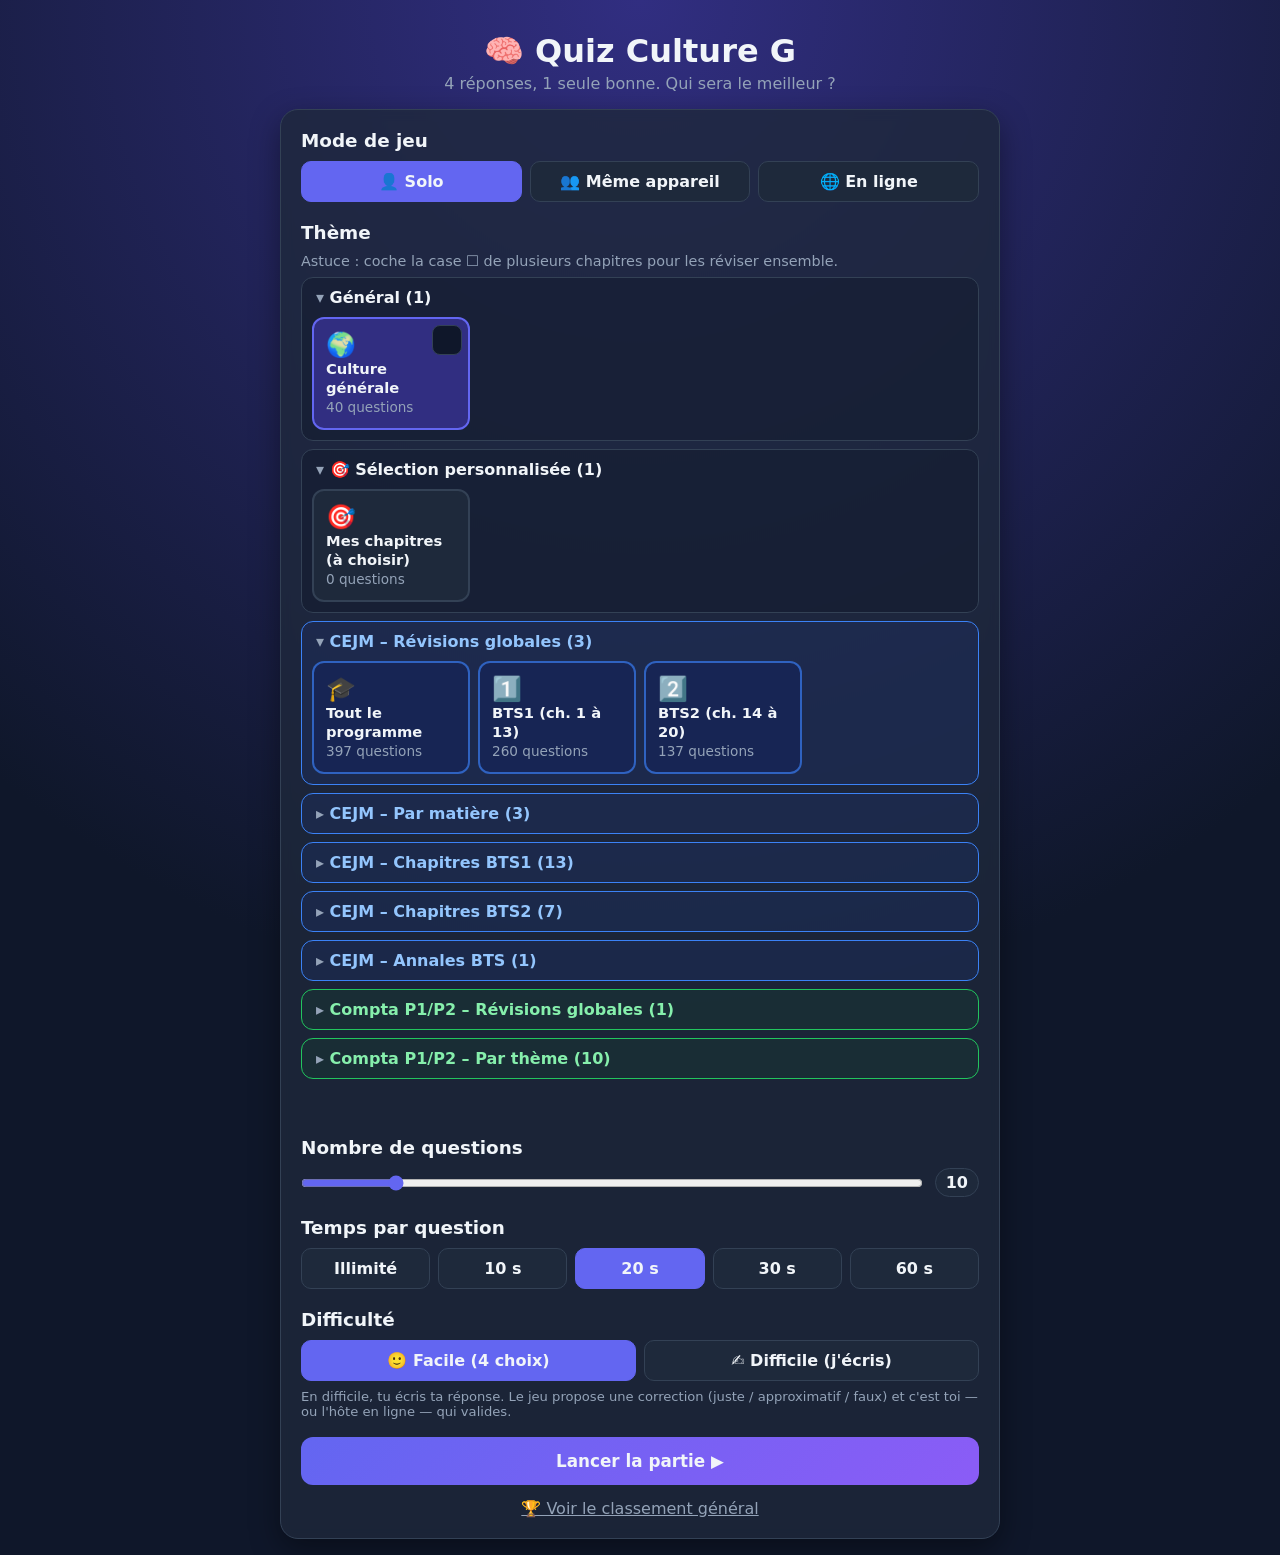
<file: index.html>
<!DOCTYPE html>
<html lang="fr">
<head>
  <meta charset="UTF-8" />
  <meta name="viewport" content="width=device-width, initial-scale=1.0" />
  <title>Quiz Culture G</title>
  <link rel="stylesheet" href="css/style.css?v=202611101546" />
</head>
<body>
  <!-- Bandeau : l'hôte est parti (pause + reprise de la main) -->
  <div id="host-away" class="host-away hidden">
    <div id="host-away-text"></div>
    <button id="takeover-btn" class="btn-primary">👑 Reprendre la main</button>
  </div>

  <main class="app">

    <!-- ===== ÉCRAN D'ACCUEIL / RÉGLAGES ===== -->
    <section id="screen-setup" class="screen active">
      <h1>🧠 Quiz Culture G</h1>
      <p class="subtitle">4 réponses, 1 seule bonne. Qui sera le meilleur ?</p>

      <div class="card">
        <h2>Mode de jeu</h2>
        <div class="toggle-group" id="mode-group">
          <button class="toggle active" data-mode="solo">👤 Solo</button>
          <button class="toggle" data-mode="multi">👥 Même appareil</button>
          <button class="toggle" data-mode="online">🌐 En ligne</button>
        </div>

        <div id="players-zone">
          <h3>Joueurs</h3>
          <div id="players-list"></div>
          <button id="add-player" class="btn-secondary">+ Ajouter un joueur</button>
        </div>

        <div id="online-zone" class="hidden">
          <h3>Ton pseudo</h3>
          <div class="player-row"><input type="text" id="online-name" maxlength="20" placeholder="Ton pseudo" /></div>
          <h3>Rejoindre une salle</h3>
          <div class="player-row">
            <input type="text" id="join-code" maxlength="5" placeholder="CODE" class="code-input" />
            <button id="join-btn" class="btn-join">Rejoindre</button>
          </div>
          <p class="hint">…ou crée ta propre salle avec les réglages ci-dessous 👇</p>
          <p id="net-status" class="hint net-status"></p>
          <p id="online-error" class="feedback bad"></p>
        </div>

        <div id="settings-zone">
        <h2>Thème</h2>
        <p class="hint">Astuce : coche la case ☐ de plusieurs chapitres pour les réviser ensemble.</p>
        <div id="themes-list"></div>
        <div id="custom-picker" class="custom-picker hidden"></div>
        <p id="setup-msg" class="feedback bad"></p>

        <h2>Nombre de questions</h2>
        <div class="range-row">
          <input type="range" id="nb-questions" min="5" max="40" step="1" value="10" />
          <span id="nb-questions-value" class="badge">10</span>
        </div>

        <h2>Temps par question</h2>
        <div class="toggle-group" id="time-group">
          <button class="toggle" data-time="0">Illimité</button>
          <button class="toggle" data-time="10">10 s</button>
          <button class="toggle active" data-time="20">20 s</button>
          <button class="toggle" data-time="30">30 s</button>
          <button class="toggle" data-time="60">60 s</button>
        </div>

        <h2>Difficulté</h2>
        <div class="toggle-group" id="hard-group">
          <button class="toggle active" data-hard="0">🙂 Facile (4 choix)</button>
          <button class="toggle" data-hard="1">✍️ Difficile (j'écris)</button>
        </div>
        <p class="hint hard-hint">En difficile, tu écris ta réponse. Le jeu propose une correction (juste / approximatif / faux) et c'est toi — ou l'hôte en ligne — qui valides.</p>

        </div>

        <button id="start-btn" class="btn-primary">Lancer la partie ▶</button>
        <button id="show-board-btn" class="btn-link">🏆 Voir le classement général</button>
      </div>
    </section>

    <!-- ===== SALLE D'ATTENTE (en ligne) ===== -->
    <section id="screen-lobby" class="screen">
      <div class="card center">
        <h1>🌐 Salle d'attente</h1>
        <p class="subtitle">Code de la salle</p>
        <div id="lobby-code" class="room-code">…</div>
        <div id="lobby-share">
          <p class="hint">Envoie ce lien à tes amis :</p>
          <div class="player-row">
            <input type="text" id="lobby-link" readonly />
            <button id="copy-link" class="btn-join">Copier</button>
          </div>
        </div>
        <p id="lobby-info" class="hint"></p>
        <div id="lobby-settings" class="lobby-settings hidden">
          <h3>⚙️ Réglages de la partie (toi seul peux les changer)</h3>
          <label class="field">Thème
            <select id="lobby-theme"></select>
          </label>
          <div id="lobby-custom-picker" class="custom-picker hidden"></div>
          <label class="field">Nombre de questions
            <div class="range-row">
              <input type="range" id="lobby-nb" min="1" max="40" value="10" />
              <span id="lobby-nb-value" class="badge">10</span>
            </div>
          </label>
          <div class="field">Temps par question
            <div class="toggle-group" id="lobby-time">
              <button class="toggle" data-time="0">Illimité</button>
              <button class="toggle" data-time="10">10 s</button>
              <button class="toggle" data-time="20">20 s</button>
              <button class="toggle" data-time="30">30 s</button>
              <button class="toggle" data-time="60">60 s</button>
            </div>
          </div>
          <div class="field">Difficulté
            <div class="toggle-group" id="lobby-hard">
              <button class="toggle" data-hard="0">🙂 Facile (4 choix)</button>
              <button class="toggle" data-hard="1">✍️ Difficile (j'écris)</button>
            </div>
          </div>
        </div>
        <h3>Joueurs</h3>
        <p class="hint legend">🟢 Présent · 🟡 Inactif (appli en arrière-plan) · 🔴 Absent (déconnecté)</p>
        <ul id="lobby-players" class="lobby-players"></ul>
        <p id="lobby-status" class="hint"></p>
        <button id="lobby-start" class="btn-primary hidden">Démarrer la partie ▶</button>
        <button id="lobby-leave" class="btn-secondary">Quitter la salle</button>
      </div>
    </section>

    <!-- ===== ÉCRAN DE PASSAGE (multijoueur) ===== -->
    <section id="screen-turn" class="screen">
      <div class="card center">
        <p class="subtitle">Question <span id="turn-qnum"></span></p>
        <h2>C'est au tour de</h2>
        <div id="turn-player" class="big-name"></div>
        <button id="turn-ready" class="btn-primary">Je suis prêt(e) !</button>
      </div>
    </section>

    <!-- ===== ÉCRAN QUESTION ===== -->
    <section id="screen-question" class="screen">
      <div class="topbar">
        <span id="q-player" class="badge"></span>
        <span id="q-progress"></span>
        <span id="q-score" class="badge"></span>
      </div>
      <div class="progress"><div id="progress-bar"></div></div>
      <div class="timer" id="timer-wrap"><div id="timer-bar"></div></div>
      <div class="q-tools">
        <div id="q-players" class="presence hidden"></div>
        <button id="pause-btn" class="btn-pause hidden">⏸ Pause</button>
      </div>

      <div class="card q-card">
        <div id="pause-overlay" class="pause-overlay hidden">
          <div>
            <div class="pause-title">⏸ Pause</div>
            <p id="pause-msg" class="hint"></p>
            <button id="resume-btn" class="btn-primary">▶ Reprendre</button>
            <button id="quit-btn" class="btn-quit">🚪 Quitter la partie</button>
            <!-- Panneau de l'hôte pendant la pause (en ligne) : joueurs + paramètres -->
            <div id="pause-panel" class="pause-panel hidden">
              <h3>👥 Joueurs</h3>
              <ul id="pp-players" class="pp-players"></ul>
              <h3>⚙️ Paramètres <small>(appliqués à partir de la prochaine question)</small></h3>
              <div id="pp-settings"></div>
            </div>
          </div>
        </div>
        <h2 id="q-text"></h2>
        <div id="q-choices" class="choices"></div>
        <p id="q-feedback" class="feedback"></p>
        <button id="validate-btn" class="btn-primary hidden">✔ Valider ma réponse</button>
        <div id="hard-zone" class="hard-zone hidden">
          <textarea id="hard-input" rows="3" maxlength="300" placeholder="Écris ta réponse ici… (Entrée pour valider)"></textarea>
          <button id="hard-submit" class="btn-primary">✔ Valider ma réponse</button>
        </div>
        <div id="judge-zone" class="judge-zone hidden"></div>
        <div id="q-explain" class="explain hidden"></div>
        <p id="q-wait" class="hint"></p>
        <div id="q-live" class="live-scores"></div>
        <button id="next-btn" class="btn-primary hidden">Suivant ➜</button>
      </div>
    </section>

    <!-- ===== ÉCRAN RÉSULTATS ===== -->
    <section id="screen-results" class="screen">
      <div class="card center">
        <h1>🏁 Résultats</h1>
        <div id="podium"></div>
        <table class="board">
          <thead><tr><th>#</th><th>Joueur</th><th>Bonnes rép.</th><th>Points</th></tr></thead>
          <tbody id="results-body"></tbody>
        </table>
        <button id="replay-btn" class="btn-primary">Rejouer ↻</button>
        <button id="home-btn" class="btn-secondary">Menu principal</button>
        <button id="board-btn" class="btn-link">🏆 Classement général</button>
      </div>
    </section>

    <!-- ===== ÉCRAN CLASSEMENT GÉNÉRAL ===== -->
    <section id="screen-board" class="screen">
      <div class="card center">
        <h1>🏆 Classement général</h1>
        <p class="subtitle">Meilleurs scores enregistrés sur cet appareil</p>
        <select id="board-filter"></select>
        <table class="board">
          <thead><tr><th>#</th><th>Joueur</th><th>Thème</th><th>Score</th><th>Points</th><th>Date</th></tr></thead>
          <tbody id="board-body"></tbody>
        </table>
        <button id="board-back" class="btn-primary">Retour</button>
        <button id="board-clear" class="btn-link danger">Effacer le classement</button>
      </div>
    </section>

  </main>

  <script src="js/questions.js?v=202611101546"></script>
  <script src="js/themes/cejm/setup.js?v=202611101546"></script>
  <script src="js/themes/cejm/ch01.js?v=202611101546"></script>
  <script src="js/themes/cejm/ch02.js?v=202611101546"></script>
  <script src="js/themes/cejm/ch03.js?v=202611101546"></script>
  <script src="js/themes/cejm/ch04.js?v=202611101546"></script>
  <script src="js/themes/cejm/ch05.js?v=202611101546"></script>
  <script src="js/themes/cejm/ch06.js?v=202611101546"></script>
  <script src="js/themes/cejm/ch07.js?v=202611101546"></script>
  <script src="js/themes/cejm/ch08.js?v=202611101546"></script>
  <script src="js/themes/cejm/ch09.js?v=202611101546"></script>
  <script src="js/themes/cejm/ch10.js?v=202611101546"></script>
  <script src="js/themes/cejm/ch11.js?v=202611101546"></script>
  <script src="js/themes/cejm/ch12.js?v=202611101546"></script>
  <script src="js/themes/cejm/ch13.js?v=202611101546"></script>
  <script src="js/themes/cejm/ch14.js?v=202611101546"></script>
  <script src="js/themes/cejm/ch15.js?v=202611101546"></script>
  <script src="js/themes/cejm/ch16.js?v=202611101546"></script>
  <script src="js/themes/cejm/ch17.js?v=202611101546"></script>
  <script src="js/themes/cejm/ch18.js?v=202611101546"></script>
  <script src="js/themes/cejm/ch19.js?v=202611101546"></script>
  <script src="js/themes/cejm/ch20.js?v=202611101546"></script>
  <script src="js/themes/cejm/short.js?v=202611101546"></script>
  <script src="js/themes/cejm/build.js?v=202611101546"></script>
  <script src="js/themes/cejm/annales.js?v=202611101546"></script>
  <script src="js/themes/compta/compta.js?v=202611101546"></script>
  <script src="js/lib/mqtt.min.js?v=202611101546"></script>
  <script src="js/net-config.js?v=202611101546"></script>
  <script src="js/game.js?v=202611101546"></script>
  <script src="js/hard.js?v=202611101546"></script>
  <script src="js/online.js?v=202611101546"></script>
</body>
</html>
</file>
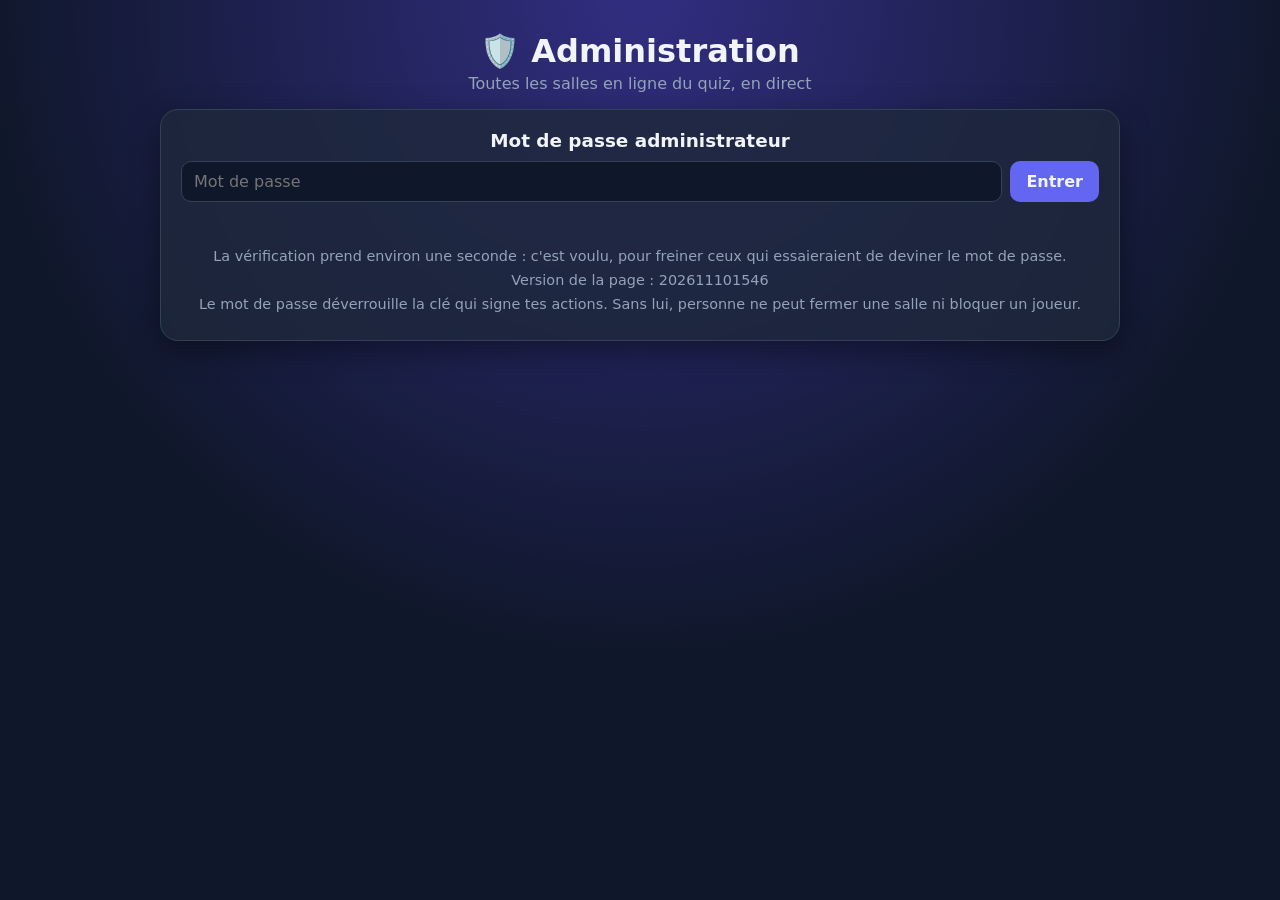
<file: admin.html>
<!DOCTYPE html>
<html lang="fr">
<head>
  <meta charset="UTF-8" />
  <meta name="viewport" content="width=device-width, initial-scale=1.0" />
  <meta name="robots" content="noindex, nofollow" />
  <title>Administration du quiz</title>
  <link rel="stylesheet" href="css/style.css?v=202611101546" />
  <link rel="stylesheet" href="css/admin.css?v=202611101546" />
</head>
<body>
  <main class="app admin">
    <h1>🛡️ Administration</h1>
    <p class="subtitle">Toutes les salles en ligne du quiz, en direct</p>

    <!-- Connexion -->
    <section id="login" class="card center">
      <h2>Mot de passe administrateur</h2>
      <div class="player-row">
        <input type="password" id="pwd" placeholder="Mot de passe" autocomplete="current-password" autocapitalize="none" autocorrect="off" spellcheck="false" />
        <button id="login-btn" class="btn-join">Entrer</button>
      </div>
      <p id="login-msg" class="feedback bad"></p>
      <p class="hint">La vérification prend environ une seconde : c'est voulu, pour freiner ceux qui essaieraient de deviner le mot de passe.</p>
      <p class="hint" id="admin-version"></p>
      <p class="hint">Le mot de passe déverrouille la clé qui signe tes actions. Sans lui, personne ne peut fermer une salle ni bloquer un joueur.</p>
    </section>

    <!-- Tableau de bord -->
    <section id="dash" class="hidden">
      <div class="card adm-top">
        <div id="servers" class="adm-servers"></div>
        <div id="summary" class="adm-summary"></div>
        <button id="logout" class="btn-link">Se déconnecter</button>
      </div>

      <h2>Salles en cours</h2>
      <p class="hint">Les salles apparaissent dès qu'elles sont créées (sur n'importe quel serveur). Une salle fermée disparaît au bout de 2 minutes.</p>
      <div id="rooms"></div>

      <h2>Joueurs bloqués</h2>
      <div class="card">
        <p class="hint">Un joueur bloqué ne peut plus créer ni rejoindre de partie en ligne. « Appareil » bloque son navigateur ; « Pseudo » bloque un nom (insensible aux majuscules).</p>
        <div class="player-row">
          <input type="text" id="ban-name" maxlength="20" placeholder="Bloquer un pseudo…" />
          <button id="ban-name-btn" class="btn-join">Bloquer</button>
        </div>
        <div id="bans"></div>
      </div>
    </section>
  </main>

  <script src="js/lib/mqtt.min.js?v=202611101546"></script>
  <script src="js/net-config.js?v=202611101546"></script>
  <script src="js/admin.js?v=202611101546"></script>
</body>
</html>
</file>
<file: css/style.css>
:root {
  --bg: #0f172a;
  --bg2: #1e293b;
  --card: #1e293bcc;
  --text: #f1f5f9;
  --muted: #94a3b8;
  --primary: #6366f1;
  --primary-2: #8b5cf6;
  --good: #22c55e;
  --bad: #ef4444;
  --warn: #f59e0b;
  --border: #334155;
}

* { box-sizing: border-box; margin: 0; padding: 0; }

body {
  font-family: system-ui, -apple-system, "Segoe UI", Roboto, sans-serif;
  background: radial-gradient(circle at top, #312e81 0%, var(--bg) 60%);
  color: var(--text);
  min-height: 100vh;
  padding: 16px;
}

.app { max-width: 720px; margin: 0 auto; }

h1 { font-size: 2rem; text-align: center; margin: 16px 0 4px; }
h2 { font-size: 1.15rem; margin: 20px 0 10px; }
h3 { font-size: 1rem; margin: 16px 0 8px; color: var(--muted); }
.subtitle { text-align: center; color: var(--muted); margin-bottom: 16px; }

.screen { display: none; animation: fade .3s ease; }
.screen.active { display: block; }
@keyframes fade { from { opacity: 0; transform: translateY(8px); } to { opacity: 1; transform: none; } }

.card {
  background: var(--card);
  border: 1px solid var(--border);
  border-radius: 18px;
  padding: 20px;
  backdrop-filter: blur(6px);
  box-shadow: 0 10px 30px #0006;
}
.card.center { text-align: center; }
.card > h2:first-child { margin-top: 0; }

button { font: inherit; cursor: pointer; border: none; color: inherit; }

.btn-primary, .btn-secondary {
  display: block; width: 100%;
  padding: 14px; margin-top: 18px;
  border-radius: 12px; font-weight: 700; font-size: 1.05rem;
  transition: transform .1s, filter .2s;
}
.btn-primary { background: linear-gradient(135deg, var(--primary), var(--primary-2)); }
.btn-secondary { background: var(--bg2); border: 1px solid var(--border); }
.btn-primary:hover, .btn-secondary:hover { filter: brightness(1.15); }
.btn-primary:active, .btn-secondary:active { transform: scale(.98); }
.btn-link { background: none; color: var(--muted); margin-top: 14px; text-decoration: underline; display: block; width: 100%; }
.btn-link.danger { color: var(--bad); font-size: .9rem; }
.hidden { display: none !important; }

.toggle-group { display: flex; gap: 8px; flex-wrap: wrap; }
.toggle {
  flex: 1; min-width: 80px; padding: 10px; border-radius: 10px;
  background: var(--bg2); border: 1px solid var(--border); font-weight: 600;
}
.toggle.active { background: var(--primary); border-color: var(--primary); }

.themes { display: grid; grid-template-columns: repeat(auto-fill, minmax(150px, 1fr)); gap: 8px; }
.theme {
  padding: 12px; border-radius: 12px; background: var(--bg2);
  border: 2px solid var(--border); text-align: left;
}
.theme .t-icon { font-size: 1.5rem; display: block; }
.theme .t-count { color: var(--muted); font-size: .85rem; }
.theme.active { border-color: var(--primary); background: #312e81; }

.player-row { display: flex; gap: 8px; margin-bottom: 8px; }
.player-row input {
  flex: 1; padding: 10px 12px; border-radius: 10px;
  background: var(--bg); border: 1px solid var(--border); color: var(--text); font: inherit;
}
.player-row button { width: 44px; border-radius: 10px; background: var(--bg2); border: 1px solid var(--border); }

.range-row { display: flex; align-items: center; gap: 12px; }
.range-row input { flex: 1; accent-color: var(--primary); }
.badge { background: var(--bg2); border: 1px solid var(--border); padding: 4px 10px; border-radius: 999px; font-weight: 700; white-space: nowrap; }

.topbar { display: flex; justify-content: space-between; align-items: center; gap: 8px; margin-bottom: 10px; flex-wrap: wrap; }
.progress, .timer { height: 8px; background: var(--bg2); border-radius: 999px; overflow: hidden; margin-bottom: 8px; }
#progress-bar { height: 100%; width: 0; background: var(--primary); transition: width .3s; }
#timer-bar { height: 100%; width: 100%; background: var(--good); }

#q-text { font-size: 1.3rem; margin: 4px 0 18px; line-height: 1.4; }
.choices { display: grid; grid-template-columns: 1fr 1fr; gap: 10px; }
@media (max-width: 520px) { .choices { grid-template-columns: 1fr; } }
.choice {
  padding: 16px; border-radius: 12px; background: var(--bg2);
  border: 2px solid var(--border); text-align: left; font-weight: 600; font-size: 1rem;
  display: flex; gap: 10px; align-items: center; transition: border-color .2s, background .2s;
}
.choice .letter {
  display: inline-grid; place-items: center; width: 28px; height: 28px; flex-shrink: 0;
  border-radius: 8px; background: var(--bg); font-size: .85rem;
}
/* 4 couleurs de réponses */
.choice { border: 3px solid transparent; color: #fff; text-shadow: 0 1px 2px #0006; transition: opacity .25s, transform .1s, box-shadow .2s; position: relative; }
.choice.c0 { background: #dc2626; }
.choice.c1 { background: #2563eb; }
.choice.c2 { background: #d97706; }
.choice.c3 { background: #16a34a; }
.choice .letter { background: #0003; color: #fff; }
.choice:not(:disabled):hover { transform: translateY(-2px); box-shadow: 0 6px 16px #0007; }
.choice:disabled { cursor: default; }
.choice.picked { border-color: #fff; box-shadow: 0 0 0 3px #ffffff55; }
.choice.dim { opacity: .3; }
.choice.good { opacity: 1; border-color: #fff; box-shadow: 0 0 0 4px var(--good), 0 0 22px #22c55e88; }
.choice.bad { opacity: .85; border-color: #fff; box-shadow: 0 0 0 4px var(--bad); }
.choice.good::after, .choice.bad::after {
  position: absolute; right: 10px; top: 50%; transform: translateY(-50%);
  width: 30px; height: 30px; border-radius: 50%; display: grid; place-items: center;
  font-weight: 900; background: #fff; text-shadow: none;
}
.choice.good::after { content: "✔"; color: var(--good); }
.choice.bad::after { content: "✖"; color: var(--bad); }
.choice span:last-child { padding-right: 34px; }

.feedback.big { font-size: 1.4rem; padding: 10px; border-radius: 12px; }
.feedback.big.good { background: #14532d88; }
.feedback.big.bad { background: #7f1d1d88; }
.explain {
  margin-top: 12px; padding: 12px 14px; border-radius: 12px;
  background: #1e1b4b; border-left: 4px solid var(--warn); line-height: 1.45;
}
.explain strong { color: #fcd34d; }

.feedback { min-height: 1.5em; margin-top: 14px; font-weight: 700; text-align: center; }
.feedback.good { color: var(--good); }
.feedback.bad { color: var(--bad); }

.big-name { font-size: 2.2rem; font-weight: 800; margin: 16px 0; color: #c7d2fe; }

.board { width: 100%; border-collapse: collapse; margin-top: 16px; font-size: .95rem; }
.board th, .board td { padding: 8px 6px; border-bottom: 1px solid var(--border); text-align: left; }
.board th { color: var(--muted); font-weight: 600; font-size: .85rem; }
.board tr.me td { color: #c7d2fe; font-weight: 700; }
@media (max-width: 520px) { .board .hide-sm { display: none; } }

#podium { display: flex; justify-content: center; align-items: flex-end; gap: 10px; margin: 20px 0 8px; }
.pod { flex: 1; max-width: 140px; }
.pod .bar { border-radius: 10px 10px 0 0; display: grid; place-items: center; font-size: 1.8rem; }
.pod .name { font-weight: 700; margin-bottom: 4px; word-break: break-word; }
.pod .pts { color: var(--muted); font-size: .85rem; margin-bottom: 6px; }
.pod.p1 .bar { height: 110px; background: linear-gradient(#facc15, #a16207); }
.pod.p2 .bar { height: 80px; background: linear-gradient(#e2e8f0, #64748b); }
.pod.p3 .bar { height: 60px; background: linear-gradient(#fb923c, #9a3412); }

select {
  padding: 8px 12px; border-radius: 10px; background: var(--bg2);
  color: var(--text); border: 1px solid var(--border); font: inherit;
}

/* ---------- Mode en ligne ---------- */
.hint { color: var(--muted); font-size: .9rem; margin: 8px 0; }
.code-input { text-transform: uppercase; letter-spacing: 4px; font-weight: 800; text-align: center; }
.btn-join { width: auto !important; padding: 0 16px; background: var(--primary) !important; border: none !important; font-weight: 700; }
.room-code { font-size: 3rem; font-weight: 900; letter-spacing: 10px; color: #c7d2fe; margin: 4px 0 12px; }
.lobby-players { list-style: none; display: flex; flex-wrap: wrap; gap: 8px; justify-content: center; }
.lobby-players li { background: var(--bg2); border: 1px solid var(--border); padding: 8px 14px; border-radius: 999px; font-weight: 600; }
.live-scores { display: flex; flex-wrap: wrap; gap: 6px; justify-content: center; margin-top: 12px; }
.live-scores span { font-size: .85rem; background: var(--bg); border: 1px solid var(--border); padding: 4px 10px; border-radius: 999px; }
.live-scores .ok { border-color: var(--good); color: #86efac; }
.live-scores .ko { border-color: var(--bad); color: #fca5a5; }

.lobby-settings { text-align: left; margin-top: 12px; padding: 14px; border-radius: 12px; background: var(--bg); border: 1px solid var(--border); }
.lobby-settings h3 { margin-top: 0; }
.field { display: block; margin: 10px 0; font-weight: 600; }
.field select, .field .range-row, .field .toggle-group { margin-top: 6px; width: 100%; }

/* Thèmes regroupés par catégorie */
.theme-group { margin-bottom: 8px; border: 1px solid var(--border); border-radius: 12px; background: #0f172a66; }
.theme-group summary { cursor: pointer; padding: 10px 14px; font-weight: 700; list-style: none; }
.theme-group summary::-webkit-details-marker { display: none; }
.theme-group summary::before { content: "▸ "; color: var(--muted); }
.theme-group[open] summary::before { content: "▾ "; }
.theme-group .themes { padding: 0 10px 10px; }
.theme strong { font-size: .92rem; }

/* ---------- Présence des joueurs ---------- */
.legend { font-size: .8rem; margin-top: -4px; }
.lobby-players li { display: flex; align-items: center; gap: 8px; }
.lobby-players .st { font-size: .8rem; color: var(--muted); font-weight: 500; }
.lobby-players li.st-absent { opacity: .6; border-style: dashed; }
.lobby-players li.st-away { border-color: var(--warn); }
.lobby-players li.st-present { border-color: #22c55e88; }
.kick { background: var(--bad); color: #fff; border-radius: 50%; width: 22px; height: 22px; font-size: .75rem; line-height: 22px; padding: 0; }
.q-tools { display: flex; align-items: center; gap: 8px; margin-bottom: 10px; flex-wrap: wrap; }
.presence { display: flex; flex-wrap: wrap; gap: 6px; flex: 1; }
.presence span { font-size: .8rem; background: var(--bg2); border: 1px solid var(--border); padding: 3px 9px; border-radius: 999px; white-space: nowrap; }
.presence span.st-absent { opacity: .55; text-decoration: line-through; }
.presence span.done { border-color: var(--good); }

/* ---------- Pause ---------- */
.btn-pause { margin-left: auto; padding: 8px 14px; border-radius: 10px; background: var(--warn); color: #1c1917; font-weight: 800; }
.btn-pause.paused { background: var(--good); color: #052e16; }
.q-card { position: relative; }
.pause-overlay {
  position: absolute; inset: 0; z-index: 5; border-radius: 18px;
  background: #111827; display: grid; place-items: center; text-align: center; padding: 20px;
}
.pause-title { font-size: 2.4rem; font-weight: 900; }
.pause-overlay .btn-primary { max-width: 260px; margin: 16px auto 0; }

.net-status { text-align: center; font-weight: 600; color: #c7d2fe; }

/* ---------- Mes chapitres (sélection personnalisée) ---------- */
.custom-picker { margin-top: 10px; padding: 12px; border-radius: 12px; border: 2px solid var(--primary); background: #1e1b4b88; text-align: left; }
.cp-title { font-weight: 800; margin-bottom: 8px; }
.cp-actions { display: flex; flex-wrap: wrap; gap: 6px; margin-bottom: 10px; }
.cp-actions button { padding: 6px 10px; border-radius: 8px; background: var(--bg2); border: 1px solid var(--border); font-size: .85rem; font-weight: 600; }
.cp-group h4 { font-size: .85rem; color: var(--muted); margin: 10px 0 6px; }
.cp-list { display: grid; grid-template-columns: repeat(auto-fill, minmax(230px, 1fr)); gap: 4px 10px; }
.cp-item { display: flex; align-items: center; gap: 8px; padding: 6px 8px; border-radius: 8px; cursor: pointer; font-size: .9rem; }
.cp-item:hover { background: var(--bg2); }
.cp-item input { width: 18px; height: 18px; accent-color: var(--primary); flex-shrink: 0; }
.cp-item span { color: var(--muted); font-size: .8rem; margin-left: auto; }
.cp-count { margin-top: 8px; font-weight: 700; color: #c7d2fe; }
.choice.unpicked { opacity: .55; }

/* Case à cocher sur les cartes de chapitres */
.theme { position: relative; }
.pick-box {
  position: absolute; top: 6px; right: 6px; width: 30px; height: 30px; border-radius: 8px;
  display: grid; place-items: center; font-size: 1.25rem; line-height: 1;
  background: var(--bg); border: 1px solid var(--border); color: var(--muted);
}
.pick-box:hover { border-color: var(--primary); color: #fff; }
.pick-box.on { background: var(--primary); border-color: var(--primary); color: #fff; }
.theme .t-icon { padding-right: 34px; }
.theme-group .custom-picker { margin: 0 10px 10px; }

/* ---------- Mode difficile ---------- */
.hard-hint { font-size: .82rem; }
.hard-zone { display: flex; flex-direction: column; gap: 4px; }
.hard-zone textarea {
  width: 100%; padding: 14px; border-radius: 12px; font: inherit; font-size: 1.05rem; resize: vertical;
  background: var(--bg); color: var(--text); border: 2px solid var(--primary);
}
.hard-zone textarea:disabled { opacity: .7; border-color: var(--border); }
.judge-zone { margin-top: 14px; text-align: left; }
.judge-model { padding: 12px 14px; border-radius: 12px; background: #14532d55; border-left: 4px solid var(--good); margin-bottom: 12px; }
.judge-model-text { font-weight: 700; font-size: 1.05rem; margin-top: 4px; }
.judge-explain { color: var(--muted); margin-top: 6px; font-size: .92rem; }
.judge-title { font-weight: 800; color: #c7d2fe; margin: 6px 0; }
.judge-row { padding: 10px 12px; border-radius: 12px; background: var(--bg2); border: 1px solid var(--border); margin-bottom: 8px; }
.judge-head { display: flex; justify-content: space-between; gap: 8px; flex-wrap: wrap; }
.judge-auto { color: var(--muted); font-size: .82rem; }
.judge-answer { margin: 6px 0; font-size: 1rem; }
.judge-btns { display: flex; gap: 6px; flex-wrap: wrap; }
.jv { flex: 1; min-width: 110px; padding: 8px; border-radius: 10px; background: var(--bg); border: 2px solid var(--border); font-weight: 700; }
.jv small { opacity: .75; }
.jv-juste.on { border-color: var(--good); background: #14532d; }
.jv-approx.on { border-color: var(--warn); background: #78350f; }
.jv-faux.on { border-color: var(--bad); background: #7f1d1d; }
.feedback.big.approx { background: #78350f88; color: #fcd34d; }

/* Message de l'administrateur */
.admin-notice {
  position: fixed; top: 12px; left: 50%; transform: translateX(-50%); z-index: 50;
  max-width: min(680px, calc(100% - 32px)); padding: 12px 18px; border-radius: 12px;
  background: #f59e0b; color: #1c1917; font-weight: 800; box-shadow: 0 8px 24px #0008;
}

/* Hôte parti : bandeau de reprise */
.host-away {
  position: fixed; left: 50%; bottom: 16px; transform: translateX(-50%); z-index: 60;
  width: min(560px, calc(100% - 32px)); padding: 14px 16px; border-radius: 14px; text-align: center;
  background: #1e1b4b; border: 2px solid var(--warn); box-shadow: 0 10px 30px #000a; font-weight: 700;
}
.host-away .btn-primary { margin-top: 10px; }

/* Panneau de l'hôte pendant la pause */
.pause-overlay { overflow-y: auto; align-items: start; }
.pause-overlay > div { width: 100%; max-width: 560px; margin: auto; }
.pause-panel { text-align: left; margin-top: 18px; padding: 14px; border-radius: 12px; background: var(--bg2); border: 1px solid var(--border); }
.pause-panel h3 { margin: 4px 0 8px; color: #c7d2fe; }
.pause-panel h3 small { color: var(--muted); font-weight: 500; }
.pp-players { list-style: none; margin-bottom: 10px; }
.pp-players li { display: flex; align-items: center; justify-content: space-between; gap: 8px; padding: 6px 0; border-bottom: 1px solid var(--border); }
.pp-kick { padding: 5px 10px; border-radius: 8px; background: #7f1d1d; border: 1px solid var(--bad); font-weight: 700; font-size: .85rem; }
.pp-note { color: var(--muted); font-size: .85rem; margin-top: 6px; }
.lobby-players .kick { margin-left: 4px; }
.q-card.has-panel { min-height: 880px; }

/* Couleurs des matières dans le choix du thème : CEJM en bleu, Compta en vert */
.theme-group.grp-cejm { border-color: #3b82f6; background: #1e3a8a33; }
.theme-group.grp-cejm summary { color: #93c5fd; }
.theme-group.grp-cejm .theme { border-color: #3b82f6aa; background: #172554; }
.theme-group.grp-cejm .theme.active { border-color: #60a5fa; background: #1e40af; box-shadow: 0 0 0 2px #60a5fa66; }
.theme-group.grp-compta { border-color: #22c55e; background: #14532d33; }
.theme-group.grp-compta summary { color: #86efac; }
.theme-group.grp-compta .theme { border-color: #22c55eaa; background: #052e16; }
.theme-group.grp-compta .theme.active { border-color: #4ade80; background: #166534; box-shadow: 0 0 0 2px #4ade8066; }

/* Bouton « Quitter la partie » dans la pause */
.btn-quit { display: block; margin: 10px auto 0; padding: 10px 18px; border-radius: 12px; background: transparent; border: 1px solid var(--bad); color: #fca5a5; font-weight: 700; }
.btn-quit:hover { background: #7f1d1d55; }
</file>
<file: css/admin.css>
/* ---------- Page d'administration ---------- */
.admin { max-width: 960px; }
.adm-top { display: flex; flex-wrap: wrap; align-items: center; gap: 12px; justify-content: space-between; }
.adm-top .btn-link { width: auto; margin: 0; }
.adm-servers { display: flex; gap: 8px; flex-wrap: wrap; }
.adm-servers span { font-size: .8rem; padding: 4px 10px; border-radius: 999px; background: var(--bg); border: 1px solid var(--border); }
.adm-summary { font-weight: 800; color: #c7d2fe; }
.room { margin-bottom: 14px; }
.room.closed { opacity: .5; }
.room-head { display: flex; flex-wrap: wrap; gap: 8px 14px; align-items: center; justify-content: space-between; }
.room-code { font-size: 1.6rem; font-weight: 900; letter-spacing: 4px; color: #c7d2fe; }
.room-meta { color: var(--muted); font-size: .9rem; }
.room-state { font-weight: 700; }
.room-actions { display: flex; gap: 6px; flex-wrap: wrap; }
.adm-btn { padding: 6px 12px; border-radius: 8px; font-weight: 700; font-size: .85rem; background: var(--bg2); border: 1px solid var(--border); }
.adm-btn.danger { background: #7f1d1d; border-color: var(--bad); }
.adm-btn.warn { background: #78350f; border-color: var(--warn); }
.adm-btn:disabled { opacity: .5; }
.room table { width: 100%; border-collapse: collapse; margin-top: 10px; font-size: .9rem; }
.room th, .room td { text-align: left; padding: 6px; border-bottom: 1px solid var(--border); }
.room th { color: var(--muted); font-size: .8rem; }
.ban-row { display: flex; align-items: center; justify-content: space-between; gap: 8px; padding: 8px 0; border-bottom: 1px solid var(--border); }
.ban-row small { color: var(--muted); }
.empty { color: var(--muted); text-align: center; padding: 20px; }
.toast { position: fixed; bottom: 16px; left: 50%; transform: translateX(-50%); background: var(--good); color: #052e16; font-weight: 800; padding: 10px 16px; border-radius: 10px; z-index: 50; }
@media (max-width: 600px) { .room .hide-sm { display: none; } }
</file>
